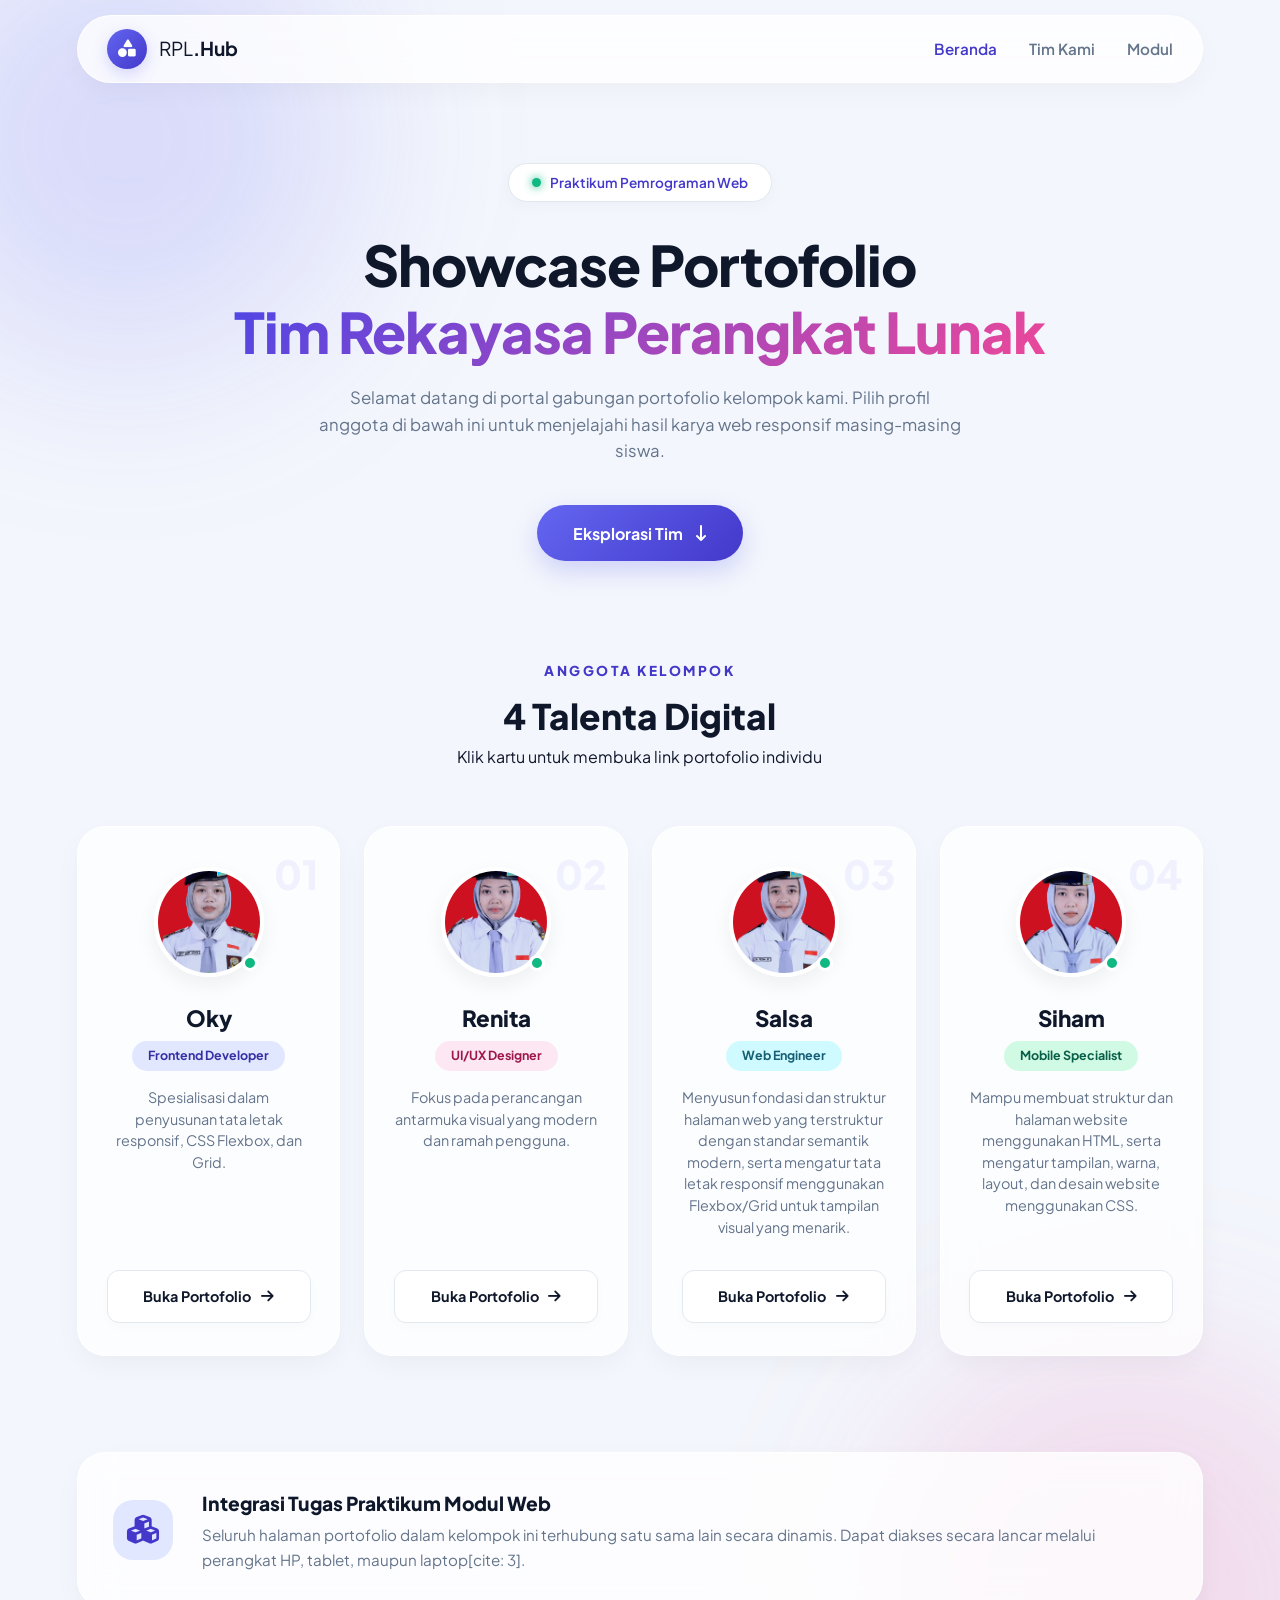
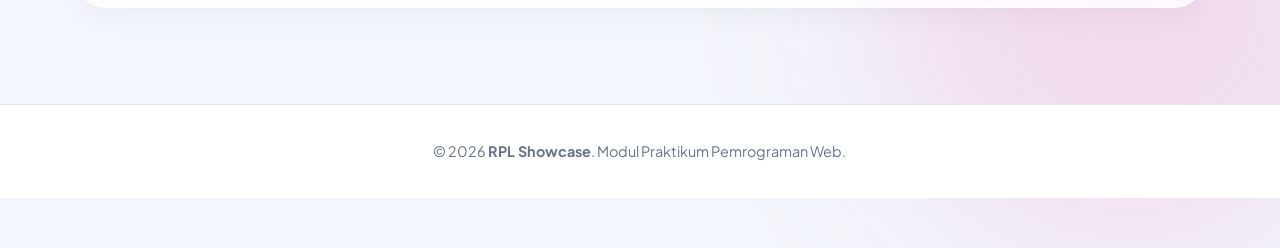
<file: index.html>
<!DOCTYPE html>
<html lang="id">
<head>
  <meta charset="UTF-8">
  <meta name="viewport" content="width=device-width, initial-scale=1.0">
  <title>Portofolio Kelompok RPL - Modern Hub</title>
  
  <!-- Google Fonts & Font Awesome Icons -->
  <link rel="preconnect" href="https://fonts.googleapis.com">
  <link rel="preconnect" href="https://fonts.gstatic.com" crossorigin>
  <link href="https://fonts.googleapis.com/css2?family=Plus+Jakarta+Sans:wght@300;400;600;700;800&display=swap" rel="stylesheet">
  <link rel="stylesheet" href="https://cdnjs.cloudflare.com/ajax/libs/font-awesome/6.4.0/css/all.min.css">
  
  <link rel="stylesheet" href="css/style.css">
</head>
<body>

  <!-- Background Decorative Glowing Orbs -->
  <div class="glow-orb orb-1"></div>
  <div class="glow-orb orb-2"></div>

  <!-- Header / Navigation -->
  <header class="site-header">
    <div class="container header-container">
      <a href="#" class="logo">
        <span class="logo-icon"><i class="fa-solid fa-shapes"></i></span>
        <span class="logo-text">RPL<strong>.Hub</strong></span>
      </a>
      <nav class="site-nav">
        <ul>
          <li><a href="#hero" class="active">Beranda</a></li>
          <li><a href="#anggota">Tim Kami</a></li>
          <li><a href="#info">Modul</a></li>
        </ul>
      </nav>
    </div>
  </header>

  <!-- Hero Section -->
  <section id="hero" class="hero-section">
    <div class="container hero-content">
      <div class="status-badge">
        <span class="pulse-dot"></span> Praktikum Pemrograman Web
      </div>
      <h1>Showcase Portofolio<br><span class="gradient-text">Tim Rekayasa Perangkat Lunak</span></h1>
      <p>Selamat datang di portal gabungan portofolio kelompok kami. Pilih profil anggota di bawah ini untuk menjelajahi hasil karya web responsif masing-masing siswa.</p>
      <div class="hero-actions">
        <a href="#anggota" class="btn-primary">
          <span>Eksplorasi Tim</span>
          <i class="fa-solid fa-arrow-down-long"></i>
        </a>
      </div>
    </div>
  </section>

  <!-- Main Content: 4 Anggota Kelompok -->
  <main class="container">
    <section id="anggota" class="team-section">
      <div class="section-header">
        <span class="sub-title">ANGGOTA KELOMPOK</span>
        <h2>4 Talenta Digital</h2>
        <p>Klik kartu untuk membuka link portofolio individu</p>
      </div>

      <!-- Grid 4 Kartu Anggota -->
      <div class="team-grid">

        <!-- Member 1: Oky -->
        <article class="member-card">
          <div class="card-number">01</div>
          <div class="avatar-wrapper">
            <!-- Ganti path src dengan nama file gambar PNG kamu -->
            <img src="anggota/oky/img/31. OKY ZHIE VARA.jpg" alt="Foto Profil Oky" class="profile-img" onerror="this.onerror=null; this.src='http://ui-avatars.com/api/?name=Oky&background=6366f1&color=fff&size=200';">
            <span class="status-online" title="Aktif"></span>
          </div>
          <div class="card-info">
            <h3>Oky</h3>
            <span class="role-badge">Frontend Developer</span>
            <p>Spesialisasi dalam penyusunan tata letak responsif, CSS Flexbox, dan Grid.</p>
          </div>
          <a href="anggota/oky/index.html" class="btn-card">
            <span>Buka Portofolio</span>
            <i class="fa-solid fa-arrow-right"></i>
          </a>
        </article>

        <!-- Member 2: Renita -->
        <article class="member-card">
          <div class="card-number">02</div>
          <div class="avatar-wrapper">
            <!-- Ganti path src dengan nama file gambar PNG kamu -->
            <img src="anggota/renita/img/33. RENITA PUTRI LESTARI.jpg" alt="Foto Profil Renita" class="profile-img" onerror="this.onerror=null; this.src='http://ui-avatars.com/api/?name=Renita&background=ec4899&color=fff&size=200';">
            <span class="status-online" title="Aktif"></span>
          </div>
          <div class="card-info">
            <h3>Renita</h3>
            <span class="role-badge alt-pink">UI/UX Designer</span>
            <p>Fokus pada perancangan antarmuka visual yang modern dan ramah pengguna.</p>
          </div>
          <a href="anggota/renita/index.html" class="btn-card">
            <span>Buka Portofolio</span>
            <i class="fa-solid fa-arrow-right"></i>
          </a>
        </article>

        <!-- Member 3: Salsa -->
        <article class="member-card">
          <div class="card-number">03</div>
          <div class="avatar-wrapper">
            <!-- Ganti path src dengan nama file gambar PNG kamu -->
            <img src="anggota/salsa/img/35. SALSA FEBIA WAHYUNINGTYAS.jpg" alt="Foto Profil Salsa" class="profile-img" onerror="this.onerror=null; this.src='http://ui-avatars.com/api/?name=Salsa&background=06b6d4&color=fff&size=200';">
            <span class="status-online" title="Aktif"></span>
          </div>
          <div class="card-info">
            <h3>Salsa</h3>
            <span class="role-badge alt-cyan">Web Engineer</span>
            <p>Menyusun fondasi dan struktur halaman web yang terstruktur dengan standar semantik modern, serta mengatur tata letak responsif menggunakan Flexbox/Grid untuk tampilan visual yang menarik.</p>
          </div>
          <a href="anggota/salsa/index.html" class="btn-card">
            <span>Buka Portofolio</span>
            <i class="fa-solid fa-arrow-right"></i>
          </a>
        </article>

        <!-- Member 4: Siham -->
        <article class="member-card">
          <div class="card-number">04</div>
          <div class="avatar-wrapper">
            <!-- Ganti path src dengan nama file gambar PNG kamu -->
            <img src="anggota/siham/img/36. SIHAM TRI ANGGI.jpg" alt="Foto Profil Siham" class="profile-img" onerror="this.onerror=null; this.src='https://ui-avatars.com/api/?name=Siham&background=10b981&color=fff&size=200';">
            <span class="status-online" title="Aktif"></span>
          </div>
          <div class="card-info">
            <h3>Siham</h3>
            <span class="role-badge alt-green">Mobile Specialist</span>
            <p>Mampu membuat struktur dan halaman website menggunakan HTML, serta mengatur tampilan, warna, layout, dan desain website menggunakan CSS.</p>
          </div>
          <a href="anggota/siham/index.html" class="btn-card">
            <span>Buka Portofolio</span>
            <i class="fa-solid fa-arrow-right"></i>
          </a>
        </article>

      </div>
    </section>

    <!-- Info Section -->
    <section id="info" class="info-section">
      <div class="glass-box">
        <div class="info-icon">
          <i class="fa-solid fa-cubes"></i>
        </div>
        <div class="info-text">
          <h3>Integrasi Tugas Praktikum Modul Web</h3>
          <p>Seluruh halaman portofolio dalam kelompok ini terhubung satu sama lain secara dinamis. Dapat diakses secara lancar melalui perangkat HP, tablet, maupun laptop[cite: 3].</p>
        </div>
      </div>
    </section>
  </main>

  <!-- Footer -->
  <footer class="site-footer">
    <div class="container">
      <p>&copy; 2026 <strong>RPL Showcase</strong>. Modul Praktikum Pemrograman Web.</p>
    </div>
  </footer>

</body>
</html>
</file>
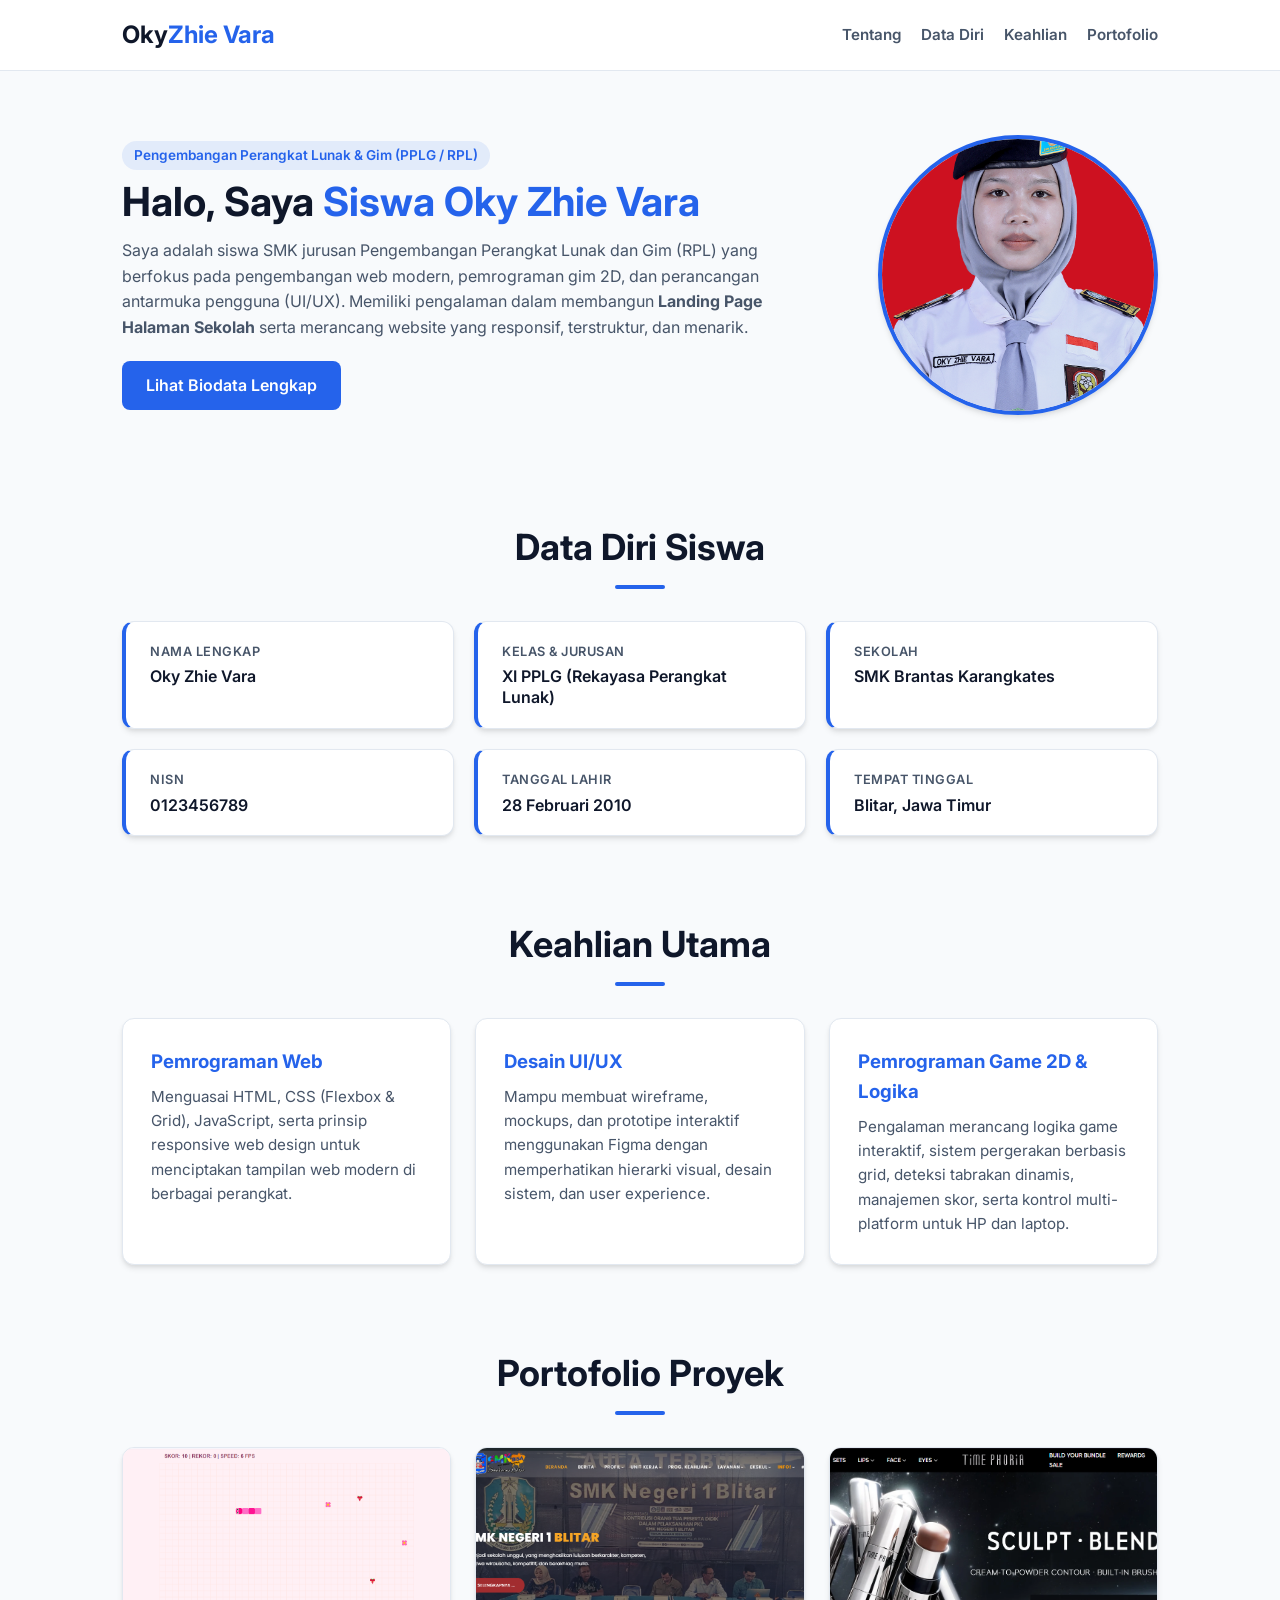
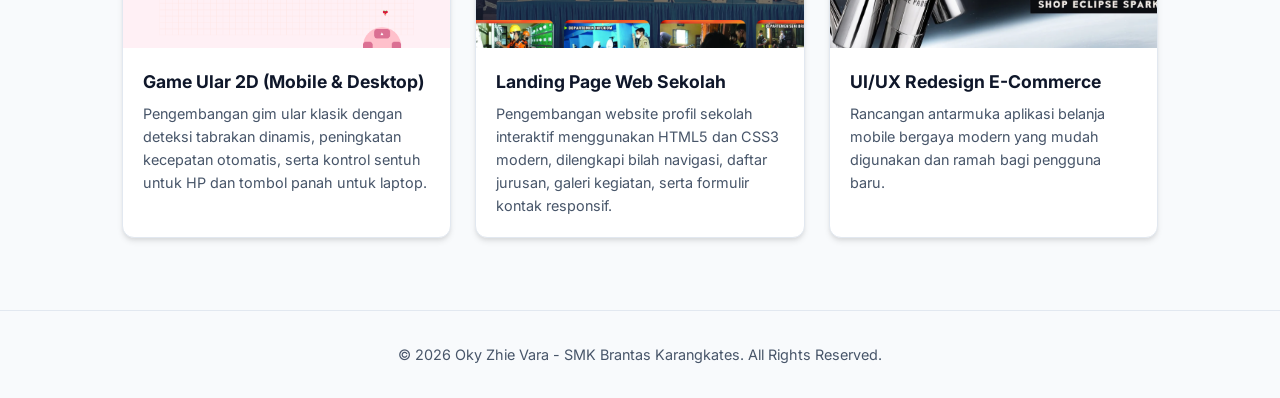
<file: anggota/oky/index.html>
<!DOCTYPE html>
<html lang="id">
<head>
    <meta charset="UTF-8">
    <meta name="viewport" content="width=device-width, initial-scale=1.0">
    <title>Profil Siswa RPL | Web Developer & UI/UX Designer</title>
    <link rel="stylesheet" href="css/style.css">
    <link rel="preconnect" href="https://fonts.googleapis.com">
    <link rel="preconnect" href="https://fonts.gstatic.com" crossorigin>
    <link href="https://fonts.googleapis.com/css2?family=Inter:wght@300;400;600;700&display=swap" rel="stylesheet">
</head>
<body>

    <!-- HEADER / NAVIGASI -->
    <header class="site-header">
        <div class="container header-container">
            <a href="#" class="logo">Oky<span>Zhie Vara</span></a>
            <nav>
                <a href="#tentang">Tentang</a>
                <a href="#identitas">Data Diri</a>
                <a href="#keahlian">Keahlian</a>
                <a href="#portofolio">Portofolio</a>
            </nav>
        </div>
    </header>

    <main class="container">
        <!-- HERO / SECTION TENTANG -->
        <section id="tentang" class="hero">
            <img src="img/31. OKY ZHIE VARA.jpg" alt="Foto Profil Siswa RPL" class="profile-img">
            <div class="hero-content">
                <span class="badge">Pengembangan Perangkat Lunak & Gim (PPLG / RPL)</span>
                <h1>Halo, Saya <span class="highlight">Siswa Oky Zhie Vara</span></h1>
                <p>Saya adalah siswa SMK jurusan Pengembangan Perangkat Lunak dan Gim (RPL) yang berfokus pada pengembangan web modern, pemrograman gim 2D, dan perancangan antarmuka pengguna (UI/UX). Memiliki pengalaman dalam membangun <strong>Landing Page Halaman Sekolah</strong> serta merancang website yang responsif, terstruktur, dan menarik.</p>
                <a href="#identitas" class="btn">Lihat Biodata Lengkap</a>
            </div>
        </section>

        <!-- SECTION DATA DIRI / BIODATA -->
        <section id="identitas" class="biodata-section">
            <h2 class="section-title">Data Diri Siswa</h2>
            <div class="biodata-grid">
                
                <article class="bio-card">
                    <div class="bio-info">
                        <span class="label">Nama Lengkap</span>
                        <h3 class="value">Oky Zhie Vara</h3>
                    </div>
                </article>

                <article class="bio-card">
                    <div class="bio-info">
                        <span class="label">Kelas & Jurusan</span>
                        <h3 class="value">XI PPLG (Rekayasa Perangkat Lunak)</h3>
                    </div>
                </article>

                <article class="bio-card">
                    <div class="bio-info">
                        <span class="label">Sekolah</span>
                        <h3 class="value">SMK Brantas Karangkates</h3>
                    </div>
                </article>

                <article class="bio-card">
                    <div class="bio-info">
                        <span class="label">NISN</span>
                        <h3 class="value">0123456789</h3>
                    </div>
                </article>

                <article class="bio-card">
                    <div class="bio-info">
                        <span class="label">Tanggal Lahir</span>
                        <h3 class="value">28 Februari 2010</h3>
                    </div>
                </article>

                <article class="bio-card">
                    <div class="bio-info">
                        <span class="label">Tempat Tinggal</span>
                        <h3 class="value">Blitar, Jawa Timur</h3>
                    </div>
                </article>

            </div>
        </section>

        <!-- SECTION KEAHLIAN -->
        <section id="keahlian" class="skills">
            <h2 class="section-title">Keahlian Utama</h2>
            <div class="grid-container">
                <article class="card">
                    <h3>Pemrograman Web</h3>
                    <p>Menguasai HTML, CSS (Flexbox & Grid), JavaScript, serta prinsip responsive web design untuk menciptakan tampilan web modern di berbagai perangkat.</p>
                </article>
                <article class="card">
                    <h3>Desain UI/UX</h3>
                    <p>Mampu membuat wireframe, mockups, dan prototipe interaktif menggunakan Figma dengan memperhatikan hierarki visual, desain sistem, dan user experience.</p>
                </article>
                <article class="card">
                    <h3>Pemrograman Game 2D & Logika</h3>
                    <p>Pengalaman merancang logika game interaktif, sistem pergerakan berbasis grid, deteksi tabrakan dinamis, manajemen skor, serta kontrol multi-platform untuk HP dan laptop.</p>
                </article>
            </div>
        </section>

        <!-- SECTION PORTOFOLIO -->
        <section id="portofolio" class="gallery">
            <h2 class="section-title">Portofolio Proyek</h2>
            <div class="grid-container">
                <figure class="gallery-item">
                    <img src="img/snake-game.png" alt="Game Ular 2D Responsif">
                    <figcaption>
                        <h3>Game Ular 2D (Mobile & Desktop)</h3>
                        <p>Pengembangan gim ular klasik dengan deteksi tabrakan dinamis, peningkatan kecepatan otomatis, serta kontrol sentuh untuk HP dan tombol panah untuk laptop.</p>
                    </figcaption>
                </figure>
                <figure class="gallery-item">
                    <img src="img/sekolah.png" alt="Landing Page Halaman Sekolah SMK 1 Blitar">
                    <figcaption>
                        <h3>Landing Page Web Sekolah</h3>
                        <p>Pengembangan website profil sekolah interaktif menggunakan HTML5 dan CSS3 modern, dilengkapi bilah navigasi, daftar jurusan, galeri kegiatan, serta formulir kontak responsif.</p>
                    </figcaption>
                </figure>
                <figure class="gallery-item">
                    <img src="img/uiux-design.png" alt="Desain UI/UX Mobile App">
                    <figcaption>
                        <h3>UI/UX Redesign E-Commerce</h3>
                        <p>Rancangan antarmuka aplikasi belanja mobile bergaya modern yang mudah digunakan dan ramah bagi pengguna baru.</p>
                    </figcaption>
                </figure>
            </div>
        </section>
    </main>

    <!-- FOOTER -->
    <footer class="site-footer">
        <p>&copy; 2026 Oky Zhie Vara - SMK Brantas Karangkates. All Rights Reserved.</p>
    </footer>

</body>
</html>
</file>
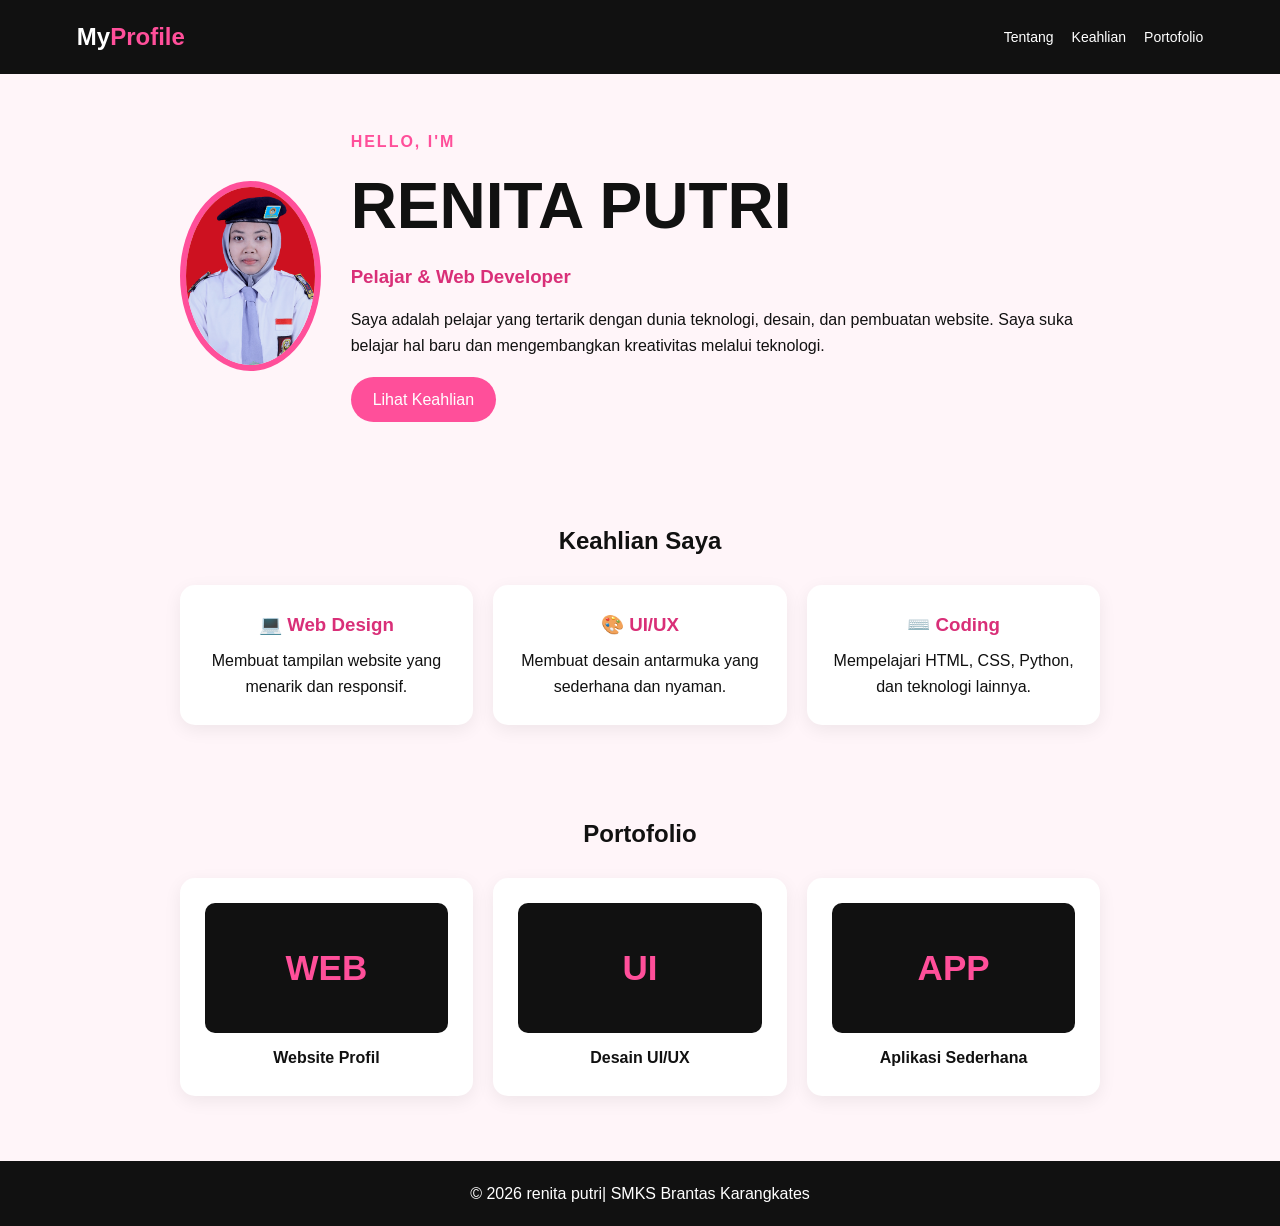
<file: anggota/renita/index.html>
<!DOCTYPE html>
<html lang="id">
<head>
    <meta charset="UTF-8">
    <meta name="viewport" content="width=device-width, initial-scale=1.0">
    <title>Profil Saya</title>
    <link rel="stylesheet" href="css/style.css">
</head>

<body>

<header class="site-header">
    <h2>My<span>Profile</span></h2>
    <nav>
        <a href="#tentang">Tentang</a>
        <a href="#keahlian">Keahlian</a>
        <a href="#portofolio">Portofolio</a>
    </nav>
</header>

<main>

<section id="tentang" class="hero">
    <img src="img/33. RENITA PUTRI LESTARI.jpg" alt="Foto Profil">

    <div>
        <p class="hello">HELLO, I'M</p>
        <h1>RENITA PUTRI</h1>
        <h3>Pelajar & Web Developer</h3>
        <p>
            Saya adalah pelajar yang tertarik dengan dunia teknologi,
            desain, dan pembuatan website. Saya suka belajar hal baru
            dan mengembangkan kreativitas melalui teknologi.
        </p>
        <a href="#keahlian" class="btn">Lihat Keahlian</a>
    </div>
</section>

<section id="keahlian" class="section">
    <h2>Keahlian Saya</h2>

    <div class="skills">
        <article class="card">
            <h3>💻 Web Design</h3>
            <p>Membuat tampilan website yang menarik dan responsif.</p>
        </article>

        <article class="card">
            <h3>🎨 UI/UX</h3>
            <p>Membuat desain antarmuka yang sederhana dan nyaman.</p>
        </article>

        <article class="card">
            <h3>⌨️ Coding</h3>
            <p>Mempelajari HTML, CSS, Python, dan teknologi lainnya.</p>
        </article>
    </div>
</section>

<section id="portofolio" class="section">
    <h2>Portofolio</h2>

    <div class="gallery">
        <figure>
            <div class="project">WEB</div>
            <figcaption>Website Profil</figcaption>
        </figure>

        <figure>
            <div class="project">UI</div>
            <figcaption>Desain UI/UX</figcaption>
        </figure>

        <figure>
            <div class="project">APP</div>
            <figcaption>Aplikasi Sederhana</figcaption>
        </figure>
    </div>
</section>

</main>

<footer class="site-footer">
    <p>© 2026 renita putri| SMKS Brantas Karangkates</p>
</footer>

</body>
</html>
</file>
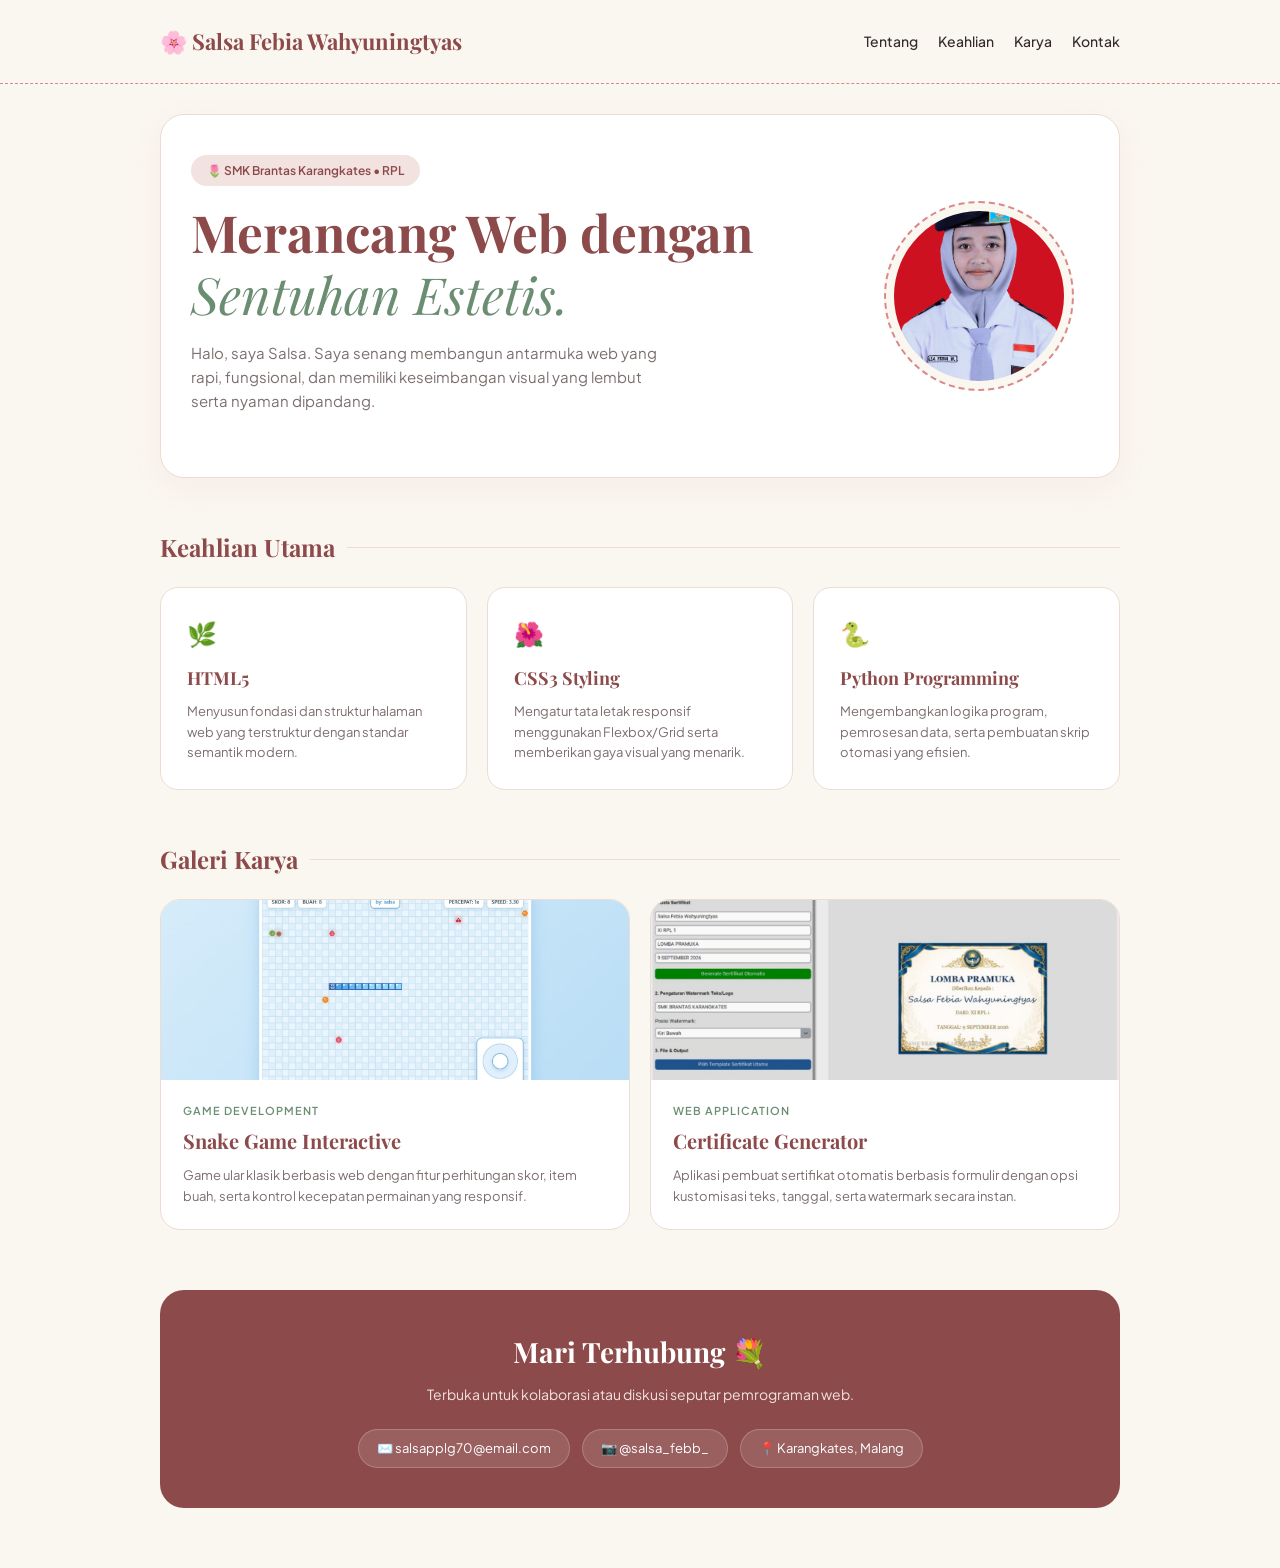
<file: anggota/salsa/index.html>
<!DOCTYPE html>
<html lang="id">
<head>
    <meta charset="UTF-8">
    <meta name="viewport" content="width=device-width, initial-scale=1.0">
    <title>Salsa — Interactive Botanical Showcase</title>

    <!-- Google Fonts: Playfair Display (Serif Elegan) & Plus Jakarta Sans -->
    <link rel="preconnect" href="https://fonts.googleapis.com">
    <link rel="preconnect" href="https://fonts.gstatic.com" crossorigin>
    <link href="https://fonts.googleapis.com/css2?family=Playfair+Display:ital,wght@0,600;0,700;1,400&family=Plus+Jakarta+Sans:wght@400;500;600&display=swap" rel="stylesheet">

    <style>
        /* ==========================================================================
           1. PALET WARNA BOTANICAL / FLORAL ELEGAN
           ========================================================================== */
        * {
            margin: 0;
            padding: 0;
            box-sizing: border-box;
        }

        :root {
            --bg-main: #faf6f0;           /* Soft Floral Cream */
            --bg-card: #ffffff;
            --primary-rose: #d88a8a;      /* Rose Gold / Dust Rose */
            --primary-dark: #8c4a4a;      /* Deep Rose Maroon */
            --accent-green: #6b8e73;      /* Sage / Leaf Green */
            --accent-soft: #f2e3e1;       /* Petal Pink Transparan */
            
            --text-main: #362a2a;        /* Deep Warm Brown */
            --text-muted: #7d6e6e;
            --border: #ebdcd5;

            --font-serif: 'Playfair Display', serif;
            --font-sans: 'Plus Jakarta Sans', sans-serif;
        }

        body {
            font-family: var(--font-sans);
            background-color: var(--bg-main);
            color: var(--text-main);
            line-height: 1.6;
            padding-bottom: 60px;
        }

        a {
            color: inherit;
            text-decoration: none;
        }

        .container {
            width: 100%;
            max-width: 1000px;
            margin: 0 auto;
            padding: 0 20px;
        }

        /* ==========================================================================
           2. HEADER NAVIGASI BOTANICAL
           ========================================================================== */
        .nav-wrapper {
            padding: 24px 0;
            border-bottom: 1px dashed var(--primary-rose);
            margin-bottom: 30px;
        }

        .nav-content {
            display: flex;
            justify-content: space-between;
            align-items: center;
        }

        .brand-logo {
            font-family: var(--font-serif);
            font-size: 22px;
            font-weight: 700;
            color: var(--primary-dark);
            display: flex;
            align-items: center;
            gap: 8px;
        }

        .nav-menu {
            display: flex;
            gap: 20px;
            list-style: none;
            font-size: 14px;
            font-weight: 500;
        }

        .nav-menu a:hover {
            color: var(--primary-rose);
        }

        /* ==========================================================================
           3. HERO FLORAL HEADER
           ========================================================================== */
        .hero-section {
            background-color: var(--bg-card);
            border: 1px solid var(--border);
            border-radius: 24px;
            padding: 40px 30px;
            display: grid;
            grid-template-columns: 1fr;
            gap: 30px;
            align-items: center;
            position: relative;
            box-shadow: 0 10px 30px rgba(216, 138, 138, 0.08);
            overflow: hidden;
        }

        .badge-status {
            display: inline-block;
            background-color: var(--accent-soft);
            color: var(--primary-dark);
            padding: 6px 16px;
            border-radius: 20px;
            font-size: 12px;
            font-weight: 600;
            margin-bottom: 16px;
        }

        .hero-text h1 {
            font-family: var(--font-serif);
            font-size: clamp(2.2rem, 5vw, 3.2rem);
            line-height: 1.2;
            color: var(--primary-dark);
            margin-bottom: 16px;
        }

        .hero-text h1 i {
            font-weight: 400;
            color: var(--accent-green);
        }

        .hero-text p {
            color: var(--text-muted);
            font-size: 15px;
            max-width: 480px;
            margin-bottom: 24px;
        }

        .avatar-frame {
            position: relative;
            justify-self: center;
        }

        .photo-border {
            width: 190px;
            height: 190px;
            border-radius: 50%;
            padding: 8px;
            border: 2px dashed var(--primary-rose);
            background-color: var(--bg-main);
        }

        .photo-border img {
            width: 100%;
            height: 100%;
            border-radius: 50%;
            object-fit: cover;
        }

        /* ==========================================================================
           4. KEAHLIAN — PETAL CARDS
           ========================================================================== */
        .section-header {
            font-family: var(--font-serif);
            font-size: 24px;
            color: var(--primary-dark);
            margin: 50px 0 20px;
            display: flex;
            align-items: center;
            gap: 12px;
        }

        .section-header::after {
            content: '';
            flex: 1;
            height: 1px;
            background-color: var(--border);
        }

        .skills-grid {
            display: grid;
            grid-template-columns: repeat(auto-fit, minmax(250px, 1fr));
            gap: 20px;
        }

        .skill-card {
            background-color: var(--bg-card);
            border: 1px solid var(--border);
            border-radius: 18px;
            padding: 26px;
            transition: all 0.3s ease;
        }

        .skill-card:hover {
            border-color: var(--primary-rose);
            transform: translateY(-4px);
            box-shadow: 0 8px 20px rgba(216, 138, 138, 0.12);
        }

        .skill-icon {
            font-size: 24px;
            margin-bottom: 12px;
            display: inline-block;
        }

        .skill-card h3 {
            font-family: var(--font-serif);
            font-size: 18px;
            color: var(--primary-dark);
            margin-bottom: 8px;
        }

        .skill-card p {
            font-size: 13px;
            color: var(--text-muted);
        }

        /* ==========================================================================
           5. PROYEK GALERI
           ========================================================================== */
        .projects-grid {
            display: grid;
            grid-template-columns: repeat(auto-fit, minmax(280px, 1fr));
            gap: 20px;
        }

        .project-card {
            background-color: var(--bg-card);
            border: 1px solid var(--border);
            border-radius: 20px;
            overflow: hidden;
            transition: transform 0.3s ease;
        }

        .project-card:hover {
            transform: translateY(-4px);
        }

        .project-img {
            width: 100%;
            height: 180px;
            background-color: var(--accent-soft);
            overflow: hidden;
        }

        .project-img img {
            width: 100%;
            height: 100%;
            object-fit: cover;
        }

        .project-info {
            padding: 22px;
        }

        .project-tag {
            font-size: 11px;
            font-weight: 600;
            color: var(--accent-green);
            text-transform: uppercase;
            letter-spacing: 1px;
            margin-bottom: 6px;
        }

        .project-info h3 {
            font-family: var(--font-serif);
            font-size: 20px;
            color: var(--primary-dark);
            margin-bottom: 8px;
        }

        .project-info p {
            font-size: 13px;
            color: var(--text-muted);
        }

        /* ==========================================================================
           6. FOOTER BOTANICAL
           ========================================================================== */
        .footer-card {
            background-color: var(--primary-dark);
            color: #ffffff;
            border-radius: 24px;
            padding: 40px 30px;
            margin-top: 60px;
            text-align: center;
        }

        .footer-card h2 {
            font-family: var(--font-serif);
            font-size: 28px;
            margin-bottom: 8px;
        }

        .footer-card p {
            color: var(--accent-soft);
            font-size: 14px;
            margin-bottom: 24px;
        }

        .contact-pills {
            display: flex;
            justify-content: center;
            gap: 12px;
            flex-wrap: wrap;
        }

        .pill-item {
            background-color: rgba(255, 255, 255, 0.12);
            color: #ffffff;
            padding: 8px 18px;
            border-radius: 30px;
            font-size: 13px;
            border: 1px solid rgba(255, 255, 255, 0.2);
            transition: background-color 0.2s;
        }

        .pill-item:hover {
            background-color: var(--primary-rose);
        }

        /* RESPONSIVE TABLET & DESKTOP */
        @media (min-width: 768px) {
            .hero-section {
                grid-template-columns: 1fr 220px;
            }

            .avatar-frame {
                order: 2;
            }

            .hero-text {
                order: 1;
            }
        }
    </style>
</head>
<body>

    <!-- Header Navigasi -->
    <div class="nav-wrapper">
        <div class="container nav-content">
            <a href="#" class="brand-logo">
                🌸 Salsa Febia Wahyuningtyas
            </a>
            <ul class="nav-menu">
                <li><a href="#about">Tentang</a></li>
                <li><a href="#skills">Keahlian</a></li>
                <li><a href="#works">Karya</a></li>
                <li><a href="#contact">Kontak</a></li>
            </ul>
        </div>
    </div>

    <main class="container">

        <!-- Hero Section -->
        <section id="about" class="hero-section">
            <div class="avatar-frame">
                <div class="photo-border">
                    <!-- Ganti src dengan foto kamu -->
                    <img src="img/35. SALSA FEBIA WAHYUNINGTYAS.jpg" alt="Salsa" onerror="this.onerror=null; this.src='data:image/svg+xml;utf8,<svg xmlns=\'http://www.w3.org/2000/svg\' viewBox=\'0 0 200 200\'><circle cx=\'100\' cy=\'100\' r=\'100\' fill=\'%23f2e3e1\'/><text x=\'50%\' y=\'50%\' dominant-baseline=\'middle\' text-anchor=\'middle\' fill=\'%238c4a4a\' font-family=\'serif\' font-size=\'16\'>Foto Salsa</text></svg>';">
                </div>
            </div>

            <div class="hero-text">
                <span class="badge-status">🌷 SMK Brantas Karangkates • RPL</span>
                <h1>Merancang Web dengan <i>Sentuhan Estetis.</i></h1>
                <p>Halo, saya Salsa. Saya senang membangun antarmuka web yang rapi, fungsional, dan memiliki keseimbangan visual yang lembut serta nyaman dipandang.</p>
            </div>
        </section>

        <!-- Keahlian Utama -->
        <h2 id="skills" class="section-header">Keahlian Utama</h2>
        <section class="skills-grid">
            <!-- HTML -->
            <div class="skill-card">
                <span class="skill-icon">🌿</span>
                <h3>HTML5</h3>
                <p>Menyusun fondasi dan struktur halaman web yang terstruktur dengan standar semantik modern.</p>
            </div>

            <!-- CSS -->
            <div class="skill-card">
                <span class="skill-icon">🌺</span>
                <h3>CSS3 Styling</h3>
                <p>Mengatur tata letak responsif menggunakan Flexbox/Grid serta memberikan gaya visual yang menarik.</p>
            </div>

            <!-- Python -->
            <div class="skill-card">
                <span class="skill-icon">🐍</span>
                <h3>Python Programming</h3>
                <p>Mengembangkan logika program, pemrosesan data, serta pembuatan skrip otomasi yang efisien.</p>
            </div>
        </section>

        <!-- Galeri Karya -->
        <h2 id="works" class="section-header">Galeri Karya</h2>
        <section class="projects-grid">
            <!-- Proyek 1: Game Snake -->
            <article class="project-card">
                <div class="project-img">
                    <img src="img/project1.jpeg" alt="Game Snake">
                </div>
                <div class="project-info">
                    <div class="project-tag">GAME DEVELOPMENT</div>
                    <h3>Snake Game Interactive</h3>
                    <p>Game ular klasik berbasis web dengan fitur perhitungan skor, item buah, serta kontrol kecepatan permainan yang responsif.</p>
                </div>
            </article>

            <!-- Proyek 2: Generator Sertifikat -->
            <article class="project-card">
                <div class="project-img">
                    <img src="img/project2.jpeg" alt="Generator Sertifikat">
                </div>
                <div class="project-info">
                    <div class="project-tag">WEB APPLICATION</div>
                    <h3>Certificate Generator</h3>
                    <p>Aplikasi pembuat sertifikat otomatis berbasis formulir dengan opsi kustomisasi teks, tanggal, serta watermark secara instan.</p>
                </div>
            </article>
        </section>

        <!-- Footer -->
        <footer id="contact" class="footer-card">
            <h2>Mari Terhubung 💐</h2>
            <p>Terbuka untuk kolaborasi atau diskusi seputar pemrograman web.</p>
            <div class="contact-pills">
                <a href="mailto:salsa@email.com" class="pill-item">✉️ salsapplg70@email.com</a>
                <a href="https://instagram.com/salsa_aja" target="_blank" class="pill-item">📷 @salsa_febb_</a>
                <span class="pill-item">📍 Karangkates, Malang</span>
            </div>
        </footer>

    </main>

</body>
</html>
</file>
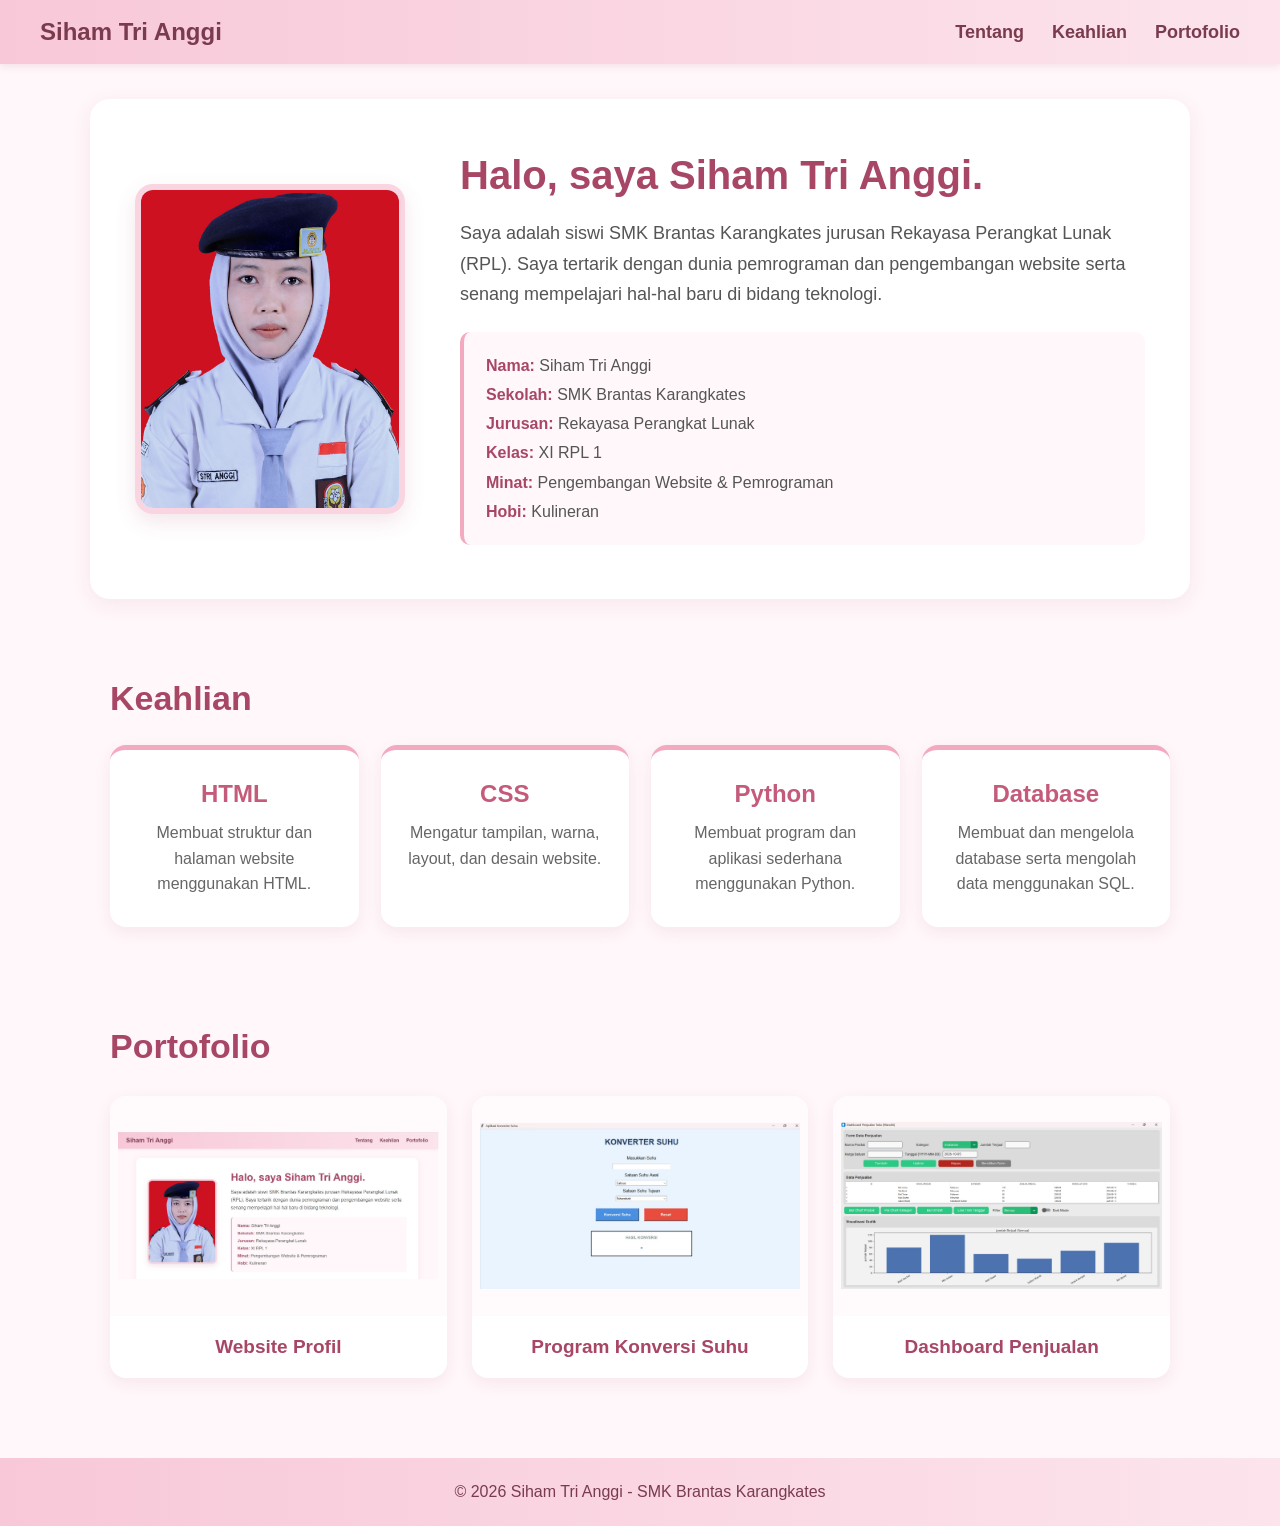
<file: anggota/siham/index.html>
<!DOCTYPE html>
<html lang="id">
<head>
    <meta charset="UTF-8">
    <meta name="viewport" content="width=device-width, initial-scale=1.0">
    <title>Portofolio Siham Tri Anggi</title>
    <link rel="stylesheet" href="css/style.css">
</head>

<body>

    <!-- Header -->
    <header class="site-header">
        <div class="logo">Siham Tri Anggi</div>

        <nav>
            <a href="#tentang">Tentang</a>
            <a href="#keahlian">Keahlian</a>
            <a href="#portofolio">Portofolio</a>
        </nav>
    </header>

    <main>

        <!-- Tentang -->
        <section id="tentang" class="hero">

            <img src="img/36. SIHAM TRI ANGGI.jpg" alt="Foto Siham Tri Anggi">

            <div>
                <h1>Halo, saya Siham Tri Anggi.</h1>

                <p>
                    Saya adalah siswi SMK Brantas Karangkates
                    jurusan Rekayasa Perangkat Lunak (RPL).
                    Saya tertarik dengan dunia pemrograman dan
                    pengembangan website serta senang mempelajari
                    hal-hal baru di bidang teknologi.
                </p>

                <div class="profile-info">
                    <p><strong>Nama:</strong> Siham Tri Anggi</p>
                    <p><strong>Sekolah:</strong> SMK Brantas Karangkates</p>
                    <p><strong>Jurusan:</strong> Rekayasa Perangkat Lunak</p>
                    <p><strong>Kelas:</strong> XI RPL 1</p>
                    <p><strong>Minat:</strong> Pengembangan Website & Pemrograman</p>
                    <p><strong>Hobi:</strong> Kulineran</p>
                </div>
            </div>

        </section>

        <!-- Keahlian -->
        <section id="keahlian" class="skills">

            <h2>Keahlian</h2>

            <article class="card">
                <h3>HTML</h3>
                <p>
                    Membuat struktur dan halaman website
                    menggunakan HTML.
                </p>
            </article>

            <article class="card">
                <h3>CSS</h3>
                <p>
                    Mengatur tampilan, warna, layout,
                    dan desain website.
                </p>
            </article>

            <article class="card">
                <h3>Python</h3>
                <p>
                    Membuat program dan aplikasi sederhana
                    menggunakan Python.
                </p>
            </article>

            <article class="card">
                <h3>Database</h3>
                <p>
                    Membuat dan mengelola database serta
                    mengolah data menggunakan SQL.
                </p>
            </article>

        </section>

        <!-- Portofolio -->
        <section id="portofolio" class="gallery">

            <h2>Portofolio</h2>

            <figure>
                <img src="img/website.jpeg" alt="Website Profil">
                <figcaption>Website Profil</figcaption>
            </figure>

            <figure>
                <img src="img/python.jpeg" alt="Program Konversi Suhu">
                <figcaption>Program Konversi Suhu</figcaption>
            </figure>

            <figure>
                <img src="img/database.jpeg" alt="Dashboard Penjualan">
                <figcaption>Dashboard Penjualan</figcaption>
            </figure>

        </section>

    </main>

    <!-- Footer -->
    <footer class="site-footer">
        <p>
            &copy; 2026 Siham Tri Anggi - SMK Brantas Karangkates
        </p>
    </footer>

</body>
</html>
</file>
<file: css/style.css>
/* ==========================================================
   1. RESET & SYSTEM VARIABLE (Ultra Premium Light Theme)
   ========================================================== */
* {
  box-sizing: border-box;
  margin: 0;
  padding: 0;
}

:root {
  --bg-main: #f3f6fc;
  --card-glass: rgba(255, 255, 255, 0.75);
  --card-border: rgba(255, 255, 255, 0.9);
  
  --primary: #4338ca;
  --primary-gradient: linear-gradient(135deg, #6366f1 0%, #4338ca 100%);
  --accent-glow: rgba(99, 102, 241, 0.25);
  
  --text-dark: #0f172a;
  --text-muted: #64748b;
  
  --radius-xl: 28px;
  --radius-lg: 20px;
  --radius-md: 12px;
  
  --shadow-soft: 0 10px 30px -5px rgba(0, 0, 0, 0.05);
  --shadow-hover: 0 25px 40px -10px rgba(99, 102, 241, 0.25);
  --transition: all 0.4s cubic-bezier(0.175, 0.885, 0.32, 1.275);
}

body {
  font-family: 'Plus Jakarta Sans', sans-serif;
  background-color: var(--bg-main);
  color: var(--text-dark);
  line-height: 1.6;
  overflow-x: hidden;
  position: relative;
  min-height: 100vh;
}

/* Background Animated Gradient Blobs */
.glow-orb {
  position: absolute;
  border-radius: 50%;
  filter: blur(90px);
  z-index: -1;
  pointer-events: none;
  animation: float 8s infinite alternate ease-in-out;
}

.orb-1 {
  width: 450px;
  height: 450px;
  background: rgba(99, 102, 241, 0.18);
  top: -100px;
  left: -100px;
}

.orb-2 {
  width: 500px;
  height: 500px;
  background: rgba(236, 72, 153, 0.15);
  bottom: -50px;
  right: -100px;
  animation-delay: -4s;
}

@keyframes float {
  0% { transform: translateY(0) scale(1); }
  100% { transform: translateY(30px) scale(1.05); }
}

.container {
  width: 88%;
  max-width: 1200px;
  margin: 0 auto;
}

/* ==========================================================
   2. HEADER & FLOATING NAVBAR
   ========================================================== */
.site-header {
  position: sticky;
  top: 15px;
  z-index: 100;
  margin-top: 15px;
}

.header-container {
  background: rgba(255, 255, 255, 0.8);
  backdrop-filter: blur(20px);
  -webkit-backdrop-filter: blur(20px);
  border: 1px solid var(--card-border);
  border-radius: 50px;
  padding: 0.8rem 1.8rem;
  box-shadow: 0 10px 25px rgba(0,0,0,0.03);
  display: flex;
  justify-content: space-between;
  align-items: center;
}

.logo {
  display: flex;
  align-items: center;
  gap: 0.75rem;
  text-decoration: none;
  color: var(--text-dark);
  font-size: 1.2rem;
}

.logo-icon {
  width: 40px;
  height: 40px;
  background: var(--primary-gradient);
  border-radius: 50%;
  display: flex;
  align-items: center;
  justify-content: center;
  color: #fff;
  font-size: 1.1rem;
  box-shadow: 0 5px 15px var(--accent-glow);
}

.site-nav ul {
  display: flex;
  list-style: none;
  gap: 2rem;
}

.site-nav a {
  text-decoration: none;
  color: var(--text-muted);
  font-weight: 600;
  font-size: 0.95rem;
  transition: var(--transition);
}

.site-nav a:hover, .site-nav a.active {
  color: var(--primary);
}

/* ==========================================================
   3. HERO SECTION
   ========================================================== */
.hero-section {
  padding: 5rem 0 3rem;
  text-align: center;
}

.status-badge {
  display: inline-flex;
  align-items: center;
  gap: 0.6rem;
  background: #ffffff;
  border: 1px solid #e2e8f0;
  padding: 0.5rem 1.4rem;
  border-radius: 50px;
  font-size: 0.85rem;
  font-weight: 600;
  color: var(--primary);
  margin-bottom: 1.8rem;
  box-shadow: 0 4px 15px rgba(0, 0, 0, 0.03);
}

.pulse-dot {
  width: 9px;
  height: 9px;
  background-color: #10b981;
  border-radius: 50%;
  box-shadow: 0 0 10px #10b981;
}

.hero-content h1 {
  font-size: 2.5rem;
  font-weight: 800;
  line-height: 1.2;
  margin-bottom: 1.2rem;
  color: var(--text-dark);
  letter-spacing: -1px;
}

.gradient-text {
  background-clip: text;
  -webkit-background-clip: text;
  -webkit-text-fill-color: transparent;
  background-image: linear-gradient(135deg, #4f46e5 0%, #ec4899 100%);
}

.hero-content p {
  color: var(--text-muted);
  max-width: 650px;
  margin: 0 auto 2.5rem;
  font-size: 1.05rem;
}

.btn-primary {
  display: inline-flex;
  align-items: center;
  gap: 0.8rem;
  background: var(--primary-gradient);
  color: #fff;
  padding: 0.95rem 2.2rem;
  border-radius: 50px;
  text-decoration: none;
  font-weight: 700;
  box-shadow: 0 10px 25px var(--accent-glow);
  transition: var(--transition);
}

.btn-primary:hover {
  transform: translateY(-4px) scale(1.02);
  box-shadow: 0 18px 35px var(--accent-glow);
}

/* ==========================================================
   4. KARTU ANGGOTA (3D Glassmorphism & Hover Effects)
   ========================================================== */
.team-section {
  padding: 3rem 0;
}

.section-header {
  text-align: center;
  margin-bottom: 3.5rem;
}

.sub-title {
  color: var(--primary);
  font-size: 0.85rem;
  font-weight: 800;
  letter-spacing: 2.5px;
}

.section-header h2 {
  font-size: 2.2rem;
  font-weight: 800;
  margin-top: 0.3rem;
}

.team-grid {
  display: grid;
  grid-template-columns: 1fr;
  gap: 2rem;
}

/* Ultra Glass Card */
.member-card {
  position: relative;
  background: var(--card-glass);
  backdrop-filter: blur(16px);
  -webkit-backdrop-filter: blur(16px);
  border: 1px solid var(--card-border);
  border-radius: var(--radius-xl);
  padding: 2.5rem 1.8rem 2rem;
  text-align: center;
  transition: var(--transition);
  display: flex;
  flex-direction: column;
  align-items: center;
  box-shadow: var(--shadow-soft);
}

.member-card:hover {
  transform: translateY(-12px) rotateX(2deg) rotateY(-2deg);
  background: rgba(255, 255, 255, 0.9);
  box-shadow: var(--shadow-hover);
  border-color: #c7d2fe;
}

/* Big Aesthetic Number Watermark */
.card-number {
  position: absolute;
  top: 15px;
  right: 20px;
  font-size: 2.5rem;
  font-weight: 900;
  color: rgba(99, 102, 241, 0.08);
  pointer-events: none;
}

/* Avatar Frame & Photo PNG */
.avatar-wrapper {
  position: relative;
  width: 110px;
  height: 110px;
  margin-bottom: 1.5rem;
}

.profile-img {
  width: 100%;
  height: 100%;
  object-fit: cover;
  border-radius: 50%;
  border: 4px solid #ffffff;
  background: linear-gradient(135deg, #e0e7ff, #fae8ff);
  box-shadow: 0 8px 20px rgba(0, 0, 0, 0.06);
  transition: var(--transition);
}

.member-card:hover .profile-img {
  transform: scale(1.08);
  border-color: #818cf8;
}

.status-online {
  position: absolute;
  bottom: 6px;
  right: 6px;
  width: 16px;
  height: 16px;
  background-color: #10b981;
  border: 3px solid #ffffff;
  border-radius: 50%;
}

/* Card Content Details */
.card-info h3 {
  font-size: 1.4rem;
  font-weight: 800;
  margin-bottom: 0.3rem;
}

.role-badge {
  display: inline-block;
  padding: 0.3rem 1rem;
  background: #e0e7ff;
  color: #3730a3;
  border-radius: 50px;
  font-size: 0.78rem;
  font-weight: 700;
  margin-bottom: 1rem;
}

.role-badge.alt-pink { background: #fce7f3; color: #9d174d; }
.role-badge.alt-cyan { background: #cffaff; color: #155e75; }
.role-badge.alt-green { background: #d1fae5; color: #065f46; }

.card-info p {
  font-size: 0.9rem;
  color: var(--text-muted);
  margin-bottom: 2rem;
  line-height: 1.5;
}

/* Glowing Button Link */
.btn-card {
  width: 100%;
  padding: 0.85rem;
  background: #ffffff;
  border: 1px solid #e2e8f0;
  color: var(--text-dark);
  border-radius: var(--radius-md);
  text-decoration: none;
  font-weight: 700;
  font-size: 0.9rem;
  display: flex;
  align-items: center;
  justify-content: center;
  gap: 0.6rem;
  margin-top: auto;
  transition: var(--transition);
  box-shadow: 0 4px 10px rgba(0,0,0,0.02);
}

.member-card:hover .btn-card {
  background: var(--primary-gradient);
  border-color: transparent;
  color: #ffffff;
  box-shadow: 0 8px 20px var(--accent-glow);
}

.btn-card i {
  transition: var(--transition);
}

.member-card:hover .btn-card i {
  transform: translateX(5px);
}

/* ==========================================================
   5. INFO BOX & FOOTER
   ========================================================== */
.info-section {
  margin: 3rem 0 6rem;
}

.glass-box {
  background: rgba(255, 255, 255, 0.8);
  backdrop-filter: blur(16px);
  border: 1px solid var(--card-border);
  border-radius: var(--radius-xl);
  padding: 2.2rem;
  display: flex;
  align-items: center;
  gap: 1.8rem;
  box-shadow: var(--shadow-soft);
}

.info-icon {
  width: 60px;
  height: 60px;
  background: #e0e7ff;
  border-radius: var(--radius-lg);
  display: flex;
  align-items: center;
  justify-content: center;
  font-size: 1.8rem;
  color: var(--primary);
  flex-shrink: 0;
}

.info-text h3 {
  font-size: 1.2rem;
  font-weight: 800;
  margin-bottom: 0.3rem;
}

.info-text p {
  color: var(--text-muted);
  font-size: 0.95rem;
}

.site-footer {
  background: #ffffff;
  border-top: 1px solid #e2e8f0;
  padding: 2.2rem 0;
  text-align: center;
  color: var(--text-muted);
  font-size: 0.9rem;
}

/* ==========================================================
   6. RESPONSIVE BREAKPOINTS (Grid 4 Member Layout)
   ========================================================== */

/* Tablet (min-width: 640px) -> 2 Kolom */
@media (min-width: 640px) {
  .team-grid {
    grid-template-columns: repeat(2, 1fr);
  }
}

/* Laptop / Desktop (min-width: 1024px) -> 4 Kolom Sejajar Seimbang */
@media (min-width: 1024px) {
  .hero-content h1 {
    font-size: 3.5rem;
  }
  
  .team-grid {
    grid-template-columns: repeat(4, 1fr);
    gap: 1.5rem;
  }
}
</file>
<file: anggota/oky/css/style.css>
/* ==========================================================================
   1. RESET, VARIABEL, DAN STYLE DASAR (MOBILE-FIRST)
   ========================================================================== */
*, *::before, *::after {
    box-sizing: border-box;
    margin: 0;
    padding: 0;
}

:root {
    --warna-utama: #2563eb;
    --warna-aksen: #1d4ed8;
    --warna-latar: #f8fafc;
    --warna-kartu: #ffffff;
    --warna-teks: #0f172a;
    --warna-teks-sekunder: #475569;
    --warna-border: #e2e8f0;
    --bayangan: 0 4px 6px -1px rgba(0, 0, 0, 0.1), 0 2px 4px -1px rgba(0, 0, 0, 0.06);
    --transisi: all 0.3s ease;
}

body {
    font-family: 'Inter', system-ui, sans-serif;
    line-height: 1.6;
    background-color: var(--warna-latar);
    color: var(--warna-teks);
}

img {
    max-width: 100%;
    height: auto;
    display: block;
}

a {
    text-decoration: none;
    color: inherit;
}

.container {
    width: 100%;
    max-width: 1100px;
    margin: 0 auto;
    padding: 0 1.25rem;
}

.section-title {
    font-size: clamp(1.5rem, 3vw, 2.25rem);
    text-align: center;
    margin-bottom: 2rem;
    position: relative;
}

.section-title::after {
    content: '';
    display: block;
    width: 50px;
    height: 4px;
    background-color: var(--warna-utama);
    margin: 0.5rem auto 0;
    border-radius: 2px;
}

/* ==========================================================================
   2. GAYA MOBILE DASAR (TAMPILAN 1 KOLOM)
   ========================================================================== */

/* Header & Navigasi */
.site-header {
    background-color: var(--warna-kartu);
    border-bottom: 1px solid var(--warna-border);
    padding: 1rem 0;
    position: sticky;
    top: 0;
    z-index: 100;
}

.header-container {
    display: flex;
    flex-direction: column;
    align-items: center;
    gap: 0.75rem;
}

.logo {
    font-size: 1.5rem;
    font-weight: 700;
    color: var(--warna-teks);
}

.logo span {
    color: var(--warna-utama);
}

.site-header nav {
    display: flex;
    gap: 1.25rem;
}

.site-header nav a {
    font-weight: 600;
    font-size: 0.95rem;
    color: var(--warna-teks-sekunder);
    transition: var(--transisi);
}

.site-header nav a:hover {
    color: var(--warna-utama);
}

/* Hero Section */
.hero {
    display: flex;
    flex-direction: column;
    align-items: center;
    text-align: center;
    padding: 3rem 0;
    gap: 1.5rem;
}

.profile-img {
    width: 180px;
    height: 180px;
    border-radius: 50%;
    object-fit: cover;
    border: 4px solid var(--warna-utama);
    box-shadow: var(--bayangan);
}

.badge {
    background-color: rgba(37, 99, 235, 0.1);
    color: var(--warna-utama);
    font-size: 0.85rem;
    font-weight: 600;
    padding: 0.25rem 0.75rem;
    border-radius: 50px;
    display: inline-block;
    margin-bottom: 0.5rem;
}

.hero h1 {
    font-size: clamp(1.75rem, 4vw, 2.5rem);
    line-height: 1.2;
    margin-bottom: 0.75rem;
}

.highlight {
    color: var(--warna-utama);
}

.hero p {
    color: var(--warna-teks-sekunder);
    margin-bottom: 1.25rem;
    max-width: 650px;
}

.btn {
    display: inline-block;
    background-color: var(--warna-utama);
    color: white;
    padding: 0.75rem 1.5rem;
    border-radius: 8px;
    font-weight: 600;
    transition: var(--transisi);
}

.btn:hover {
    background-color: var(--warna-aksen);
    transform: translateY(-2px);
}

/* Card Data Diri */
.biodata-section {
    padding: 2.5rem 0;
}

.biodata-grid {
    display: grid;
    grid-template-columns: repeat(auto-fit, minmax(250px, 1fr));
    gap: 1.25rem;
}

.bio-card {
    background-color: var(--warna-kartu);
    border: 1px solid var(--warna-border);
    border-radius: 12px;
    padding: 1.25rem 1.5rem;
    box-shadow: var(--bayangan);
    border-left: 4px solid var(--warna-utama);
    transition: var(--transisi);
}

.bio-card:hover {
    transform: translateY(-4px);
}

.bio-info {
    display: flex;
    flex-direction: column;
}

.bio-info .label {
    font-size: 0.8rem;
    color: var(--warna-teks-sekunder);
    font-weight: 600;
    text-transform: uppercase;
    letter-spacing: 0.5px;
    margin-bottom: 0.25rem;
}

.bio-info .value {
    font-size: 1rem;
    color: var(--warna-teks);
    font-weight: 600;
    margin: 0;
    line-height: 1.3;
}

/* Keahlian & Portofolio */
.skills, .gallery {
    padding: 2.5rem 0;
}

.grid-container {
    display: grid;
    grid-template-columns: repeat(auto-fit, minmax(250px, 1fr));
    gap: 1.5rem;
}

.card {
    background-color: var(--warna-kartu);
    padding: 1.75rem;
    border-radius: 12px;
    border: 1px solid var(--warna-border);
    box-shadow: var(--bayangan);
    transition: var(--transisi);
}

.card:hover {
    transform: translateY(-5px);
}

.card h3 {
    margin-bottom: 0.5rem;
    color: var(--warna-utama);
}

.card p {
    color: var(--warna-teks-sekunder);
    font-size: 0.95rem;
}

/* Galeri Portofolio */
.gallery-item {
    background-color: var(--warna-kartu);
    border-radius: 12px;
    overflow: hidden;
    border: 1px solid var(--warna-border);
    box-shadow: var(--bayangan);
    transition: var(--transisi);
}

.gallery-item:hover {
    transform: translateY(-5px);
}

.gallery-item img {
    width: 100%;
    height: 200px;
    object-fit: cover;
}

.gallery-item figcaption {
    padding: 1.25rem;
}

.gallery-item h3 {
    font-size: 1.1rem;
    margin-bottom: 0.35rem;
}

.gallery-item p {
    color: var(--warna-teks-sekunder);
    font-size: 0.9rem;
}

/* Footer */
.site-footer {
    text-align: center;
    padding: 2rem 0;
    margin-top: 2rem;
    border-top: 1px solid var(--warna-border);
    color: var(--warna-teks-sekunder);
    font-size: 0.9rem;
}

/* ==========================================================================
   3. MEDIA QUERY - TABLET (min-width: 768px)
   ========================================================================== */
@media (min-width: 768px) {
    .header-container {
        flex-direction: row;
        justify-content: space-between;
    }

    .hero {
        flex-direction: row;
        text-align: left;
        align-items: center;
        justify-content: space-between;
        padding: 4rem 0;
    }

    .profile-img {
        width: 240px;
        height: 240px;
        order: 2;
    }

    .hero-content {
        order: 1;
        flex: 1;
    }
}

/* ==========================================================================
   4. MEDIA QUERY - DESKTOP (min-width: 1024px)
   ========================================================================== */
@media (min-width: 1024px) {
    .container {
        padding: 0 2rem;
    }

    .profile-img {
        width: 280px;
        height: 280px;
    }
}

/* ==========================================================================
   5. MODE GELAP OTOMATIS
   ========================================================================== */
@media (prefers-color-scheme: dark) {
    :root {
        --warna-latar: #0f172a;
        --warna-kartu: #1e293b;
        --warna-teks: #f8fafc;
        --warna-teks-sekunder: #94a3b8;
        --warna-border: #334155;
        --bayangan: 0 4px 6px -1px rgba(0, 0, 0, 0.5);
    }
}
</file>
<file: anggota/renita/css/style.css>
* {
    box-sizing: border-box;
    margin: 0;
    padding: 0;
}

:root {
    --pink: #ff4f9a;
    --pink-dark: #d92f78;
    --black: #111;
    --light: #fff5f9;
}

html {
    scroll-behavior: smooth;
}

body {
    font-family: Arial, sans-serif;
    background: var(--light);
    color: var(--black);
    line-height: 1.6;
}

.site-header {
    background: var(--black);
    color: white;
    padding: 18px 6%;
    display: flex;
    flex-direction: column;
    align-items: center;
    gap: 12px;
}

.site-header span,
.hello {
    color: var(--pink);
}

nav {
    display: flex;
    gap: 18px;
    flex-wrap: wrap;
    justify-content: center;
}

nav a {
    color: white;
    text-decoration: none;
    font-size: 14px;
}

nav a:hover {
    color: var(--pink);
}

.hero {
    padding: 55px 7%;
    display: flex;
    flex-direction: column;
    align-items: center;
    text-align: center;
    gap: 30px;
}

.hero img {
    width: 190px;
    height: 190px;
    border-radius: 50%;
    object-fit: cover;
    border: 6px solid var(--pink);
}

.hero h1 {
    font-size: clamp(2rem, 7vw, 4rem);
}

.hero h3 {
    color: var(--pink-dark);
    margin: 5px 0 15px;
}

.hello {
    font-weight: bold;
    letter-spacing: 2px;
}

.btn {
    display: inline-block;
    margin-top: 18px;
    padding: 10px 22px;
    background: var(--pink);
    color: white;
    text-decoration: none;
    border-radius: 25px;
}

.section {
    padding: 45px 7%;
    text-align: center;
}

.section > h2 {
    margin-bottom: 25px;
}

.skills,
.gallery {
    display: grid;
    grid-template-columns: 1fr;
    gap: 20px;
}

.card,
figure {
    background: white;
    padding: 25px;
    border-radius: 15px;
    box-shadow: 0 5px 18px #0001;
}

.card h3 {
    color: var(--pink-dark);
    margin-bottom: 8px;
}

.project {
    background: var(--black);
    color: var(--pink);
    height: 130px;
    display: flex;
    justify-content: center;
    align-items: center;
    font-size: 35px;
    font-weight: bold;
    border-radius: 10px;
}

figcaption {
    margin-top: 12px;
    font-weight: bold;
}

.site-footer {
    background: var(--black);
    color: white;
    text-align: center;
    padding: 20px;
    margin-top: 20px;
}

@media (min-width: 768px) {
    .site-header {
        flex-direction: row;
        justify-content: space-between;
    }

    .hero {
        flex-direction: row;
        text-align: left;
        justify-content: center;
    }

    .skills,
    .gallery {
        grid-template-columns: repeat(2, 1fr);
    }
}

@media (min-width: 1024px) {
    .hero,
    .section {
        max-width: 1100px;
        margin: auto;
    }

    .skills,
    .gallery {
        grid-template-columns: repeat(3, 1fr);
    }
}
</file>
<file: anggota/siham/css/style.css>
* {
    margin: 0;
    padding: 0;
    box-sizing: border-box;
}

html {
    scroll-behavior: smooth;
}

body {
    font-family: Arial, sans-serif;
    background-color: #fff7fa;
    color: #333;
}

/* HEADER */
.site-header {
    background: linear-gradient(90deg, #f8c8d8, #fce4ec);
    padding: 18px 40px;
    display: flex;
    justify-content: space-between;
    align-items: center;
    position: sticky;
    top: 0;
    z-index: 10;
    box-shadow: 0 2px 8px rgba(180, 90, 120, 0.15);
}

.logo {
    font-size: 24px;
    font-weight: bold;
    color: #7a3b4e;
}

nav {
    display: flex;
    gap: 28px;
}

nav a {
    color: #7a3b4e;
    text-decoration: none;
    font-size: 18px;
    font-weight: bold;
}

nav a:hover {
    color: #c45b7a;
}

/* TENTANG */
.hero {
    max-width: 1100px;
    min-height: 500px;
    margin: 35px auto;
    padding: 45px;
    display: flex;
    align-items: center;
    gap: 55px;
    background-color: white;
    border-radius: 20px;
    box-shadow: 0 5px 20px rgba(180, 90, 120, 0.10);
}

.hero img {
    width: 270px;
    height: 330px;
    object-fit: cover;
    border-radius: 18px;
    border: 6px solid #f8d5e0;
    box-shadow: 0 8px 20px rgba(180, 90, 120, 0.15);
    flex-shrink: 0;
}

.hero h1 {
    font-size: 40px;
    margin-bottom: 20px;
    color: #a74765;
}

.hero > div {
    flex: 1;
}

.hero p {
    font-size: 18px;
    line-height: 1.7;
    color: #555;
}

/* PROFIL */
.profile-info {
    margin-top: 22px;
    padding: 18px 22px;
    background-color: #fff7fa;
    border-left: 4px solid #f3a9c0;
    border-radius: 10px;
}

.profile-info p {
    font-size: 16px;
    line-height: 1.7;
    margin: 2px 0;
}

.profile-info strong {
    color: #a74765;
}

/* KEAHLIAN */
.skills {
    max-width: 1100px;
    margin: 60px auto;
    padding: 20px;
    display: grid;
    grid-template-columns: repeat(4, 1fr);
    gap: 22px;
}

.skills h2 {
    grid-column: 1 / -1;
    font-size: 34px;
    color: #a74765;
    margin-bottom: 5px;
}

.card {
    background-color: white;
    padding: 30px 20px;
    text-align: center;
    border-radius: 16px;
    border-top: 5px solid #f3a9c0;
    box-shadow: 0 5px 15px rgba(180, 90, 120, 0.10);
    transition: 0.3s;
}

.card:hover {
    transform: translateY(-5px);
}

.card h3 {
    font-size: 24px;
    color: #c45b7a;
    margin-bottom: 12px;
}

.card p {
    font-size: 16px;
    line-height: 1.6;
    color: #666;
}

/* PORTOFOLIO */
.gallery {
    max-width: 1100px;
    margin: 60px auto;
    padding: 20px;
    display: grid;
    grid-template-columns: repeat(3, 1fr);
    gap: 25px;
}

.gallery h2 {
    grid-column: 1 / -1;
    font-size: 34px;
    color: #a74765;
    margin-bottom: 5px;
}

.gallery figure {
    background-color: white;
    border-radius: 16px;
    overflow: hidden;
    box-shadow: 0 5px 15px rgba(180, 90, 120, 0.10);
    transition: 0.3s;
}

.gallery figure:hover {
    transform: translateY(-6px);
}

.gallery img {
    width: 100%;
    height: 220px;
    object-fit: contain;
    background-color: #fffafb;
    padding: 8px;
    display: block;
}

.gallery figcaption {
    padding: 20px;
    text-align: center;
    font-size: 19px;
    font-weight: bold;
    color: #a74765;
}

/* FOOTER */
.site-footer {
    background: linear-gradient(90deg, #f8c8d8, #fce4ec);
    padding: 25px;
    text-align: center;
    margin-top: 60px;
    color: #7a3b4e;
}

/* TABLET */
@media (max-width: 900px) {

    .hero {
        margin: 25px;
        padding: 35px;
        gap: 35px;
    }

    .hero h1 {
        font-size: 34px;
    }

    .skills {
        grid-template-columns: repeat(2, 1fr);
        margin: 40px 25px;
    }

    .gallery {
        grid-template-columns: repeat(2, 1fr);
        margin: 40px 25px;
    }
}

/* HP */
@media (max-width: 600px) {

    .site-header {
        padding: 15px 20px;
        flex-direction: column;
        gap: 15px;
    }

    nav {
        gap: 15px;
    }

    nav a {
        font-size: 16px;
    }

    .hero {
        margin: 20px;
        padding: 30px 20px;
        flex-direction: column;
        text-align: center;
    }

    .hero img {
        width: 220px;
        height: 270px;
    }

    .hero h1 {
        font-size: 28px;
    }

    .hero p {
        font-size: 17px;
    }

    .profile-info {
        text-align: left;
    }

    .skills,
    .gallery {
        grid-template-columns: 1fr;
        margin: 35px 20px;
        padding: 0;
    }

    .skills h2,
    .gallery h2 {
        font-size: 28px;
    }
}
</file>
